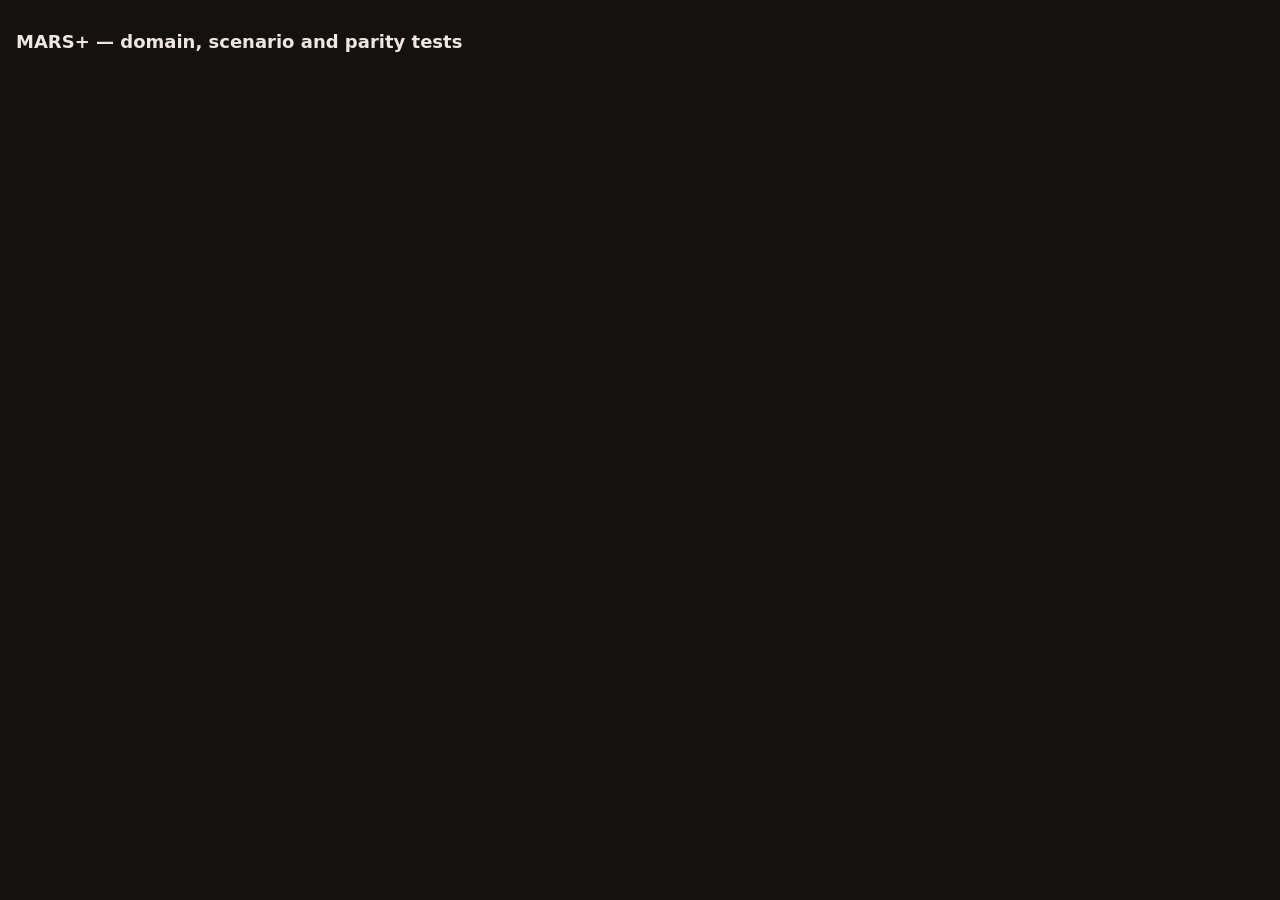
<file: tests/index.html>
<!doctype html>
<html lang="en">
<head>
<meta charset="utf-8">
<meta name="viewport" content="width=device-width, initial-scale=1">
<title>MARS+ tests</title>
<style>
  :root { color-scheme: dark; }
  body { margin: 0; padding: 16px; background: #14110f; color: #efe6e1; font: 14px/1.5 system-ui, sans-serif; }
  h1 { font-size: 18px; font-weight: 600; }
  ul { list-style: none; padding: 0; }
  li { padding: 4px 0; border-bottom: 1px solid #2c2522; }
  .ok { color: #7bd389; } .bad { color: #ff8a80; }
</style>
</head>
<body>
<h1>MARS+ — domain, scenario and parity tests</h1>
<div id="out"><p>Running…</p></div>
<script type="module">
  import { run } from './harness.js';
  import './domain.test.js';
  import './scenarios.test.js';
  import './parity.test.js';
  import './validity.test.js';
  import './ui.test.js';
  import './globe.test.js';
  import './fields.test.js';
  import './viewshed.test.js';
  import './emergency.test.js';
  import './map-points.test.js';
  import './route-extras.test.js';
  import './dust.test.js';
  import './criteria.test.js';
  import './session.test.js';
  import './assets.test.js';
  const out = document.getElementById('out');
  out.textContent = '';
  run(out);
</script>
</body>
</html>
</file>
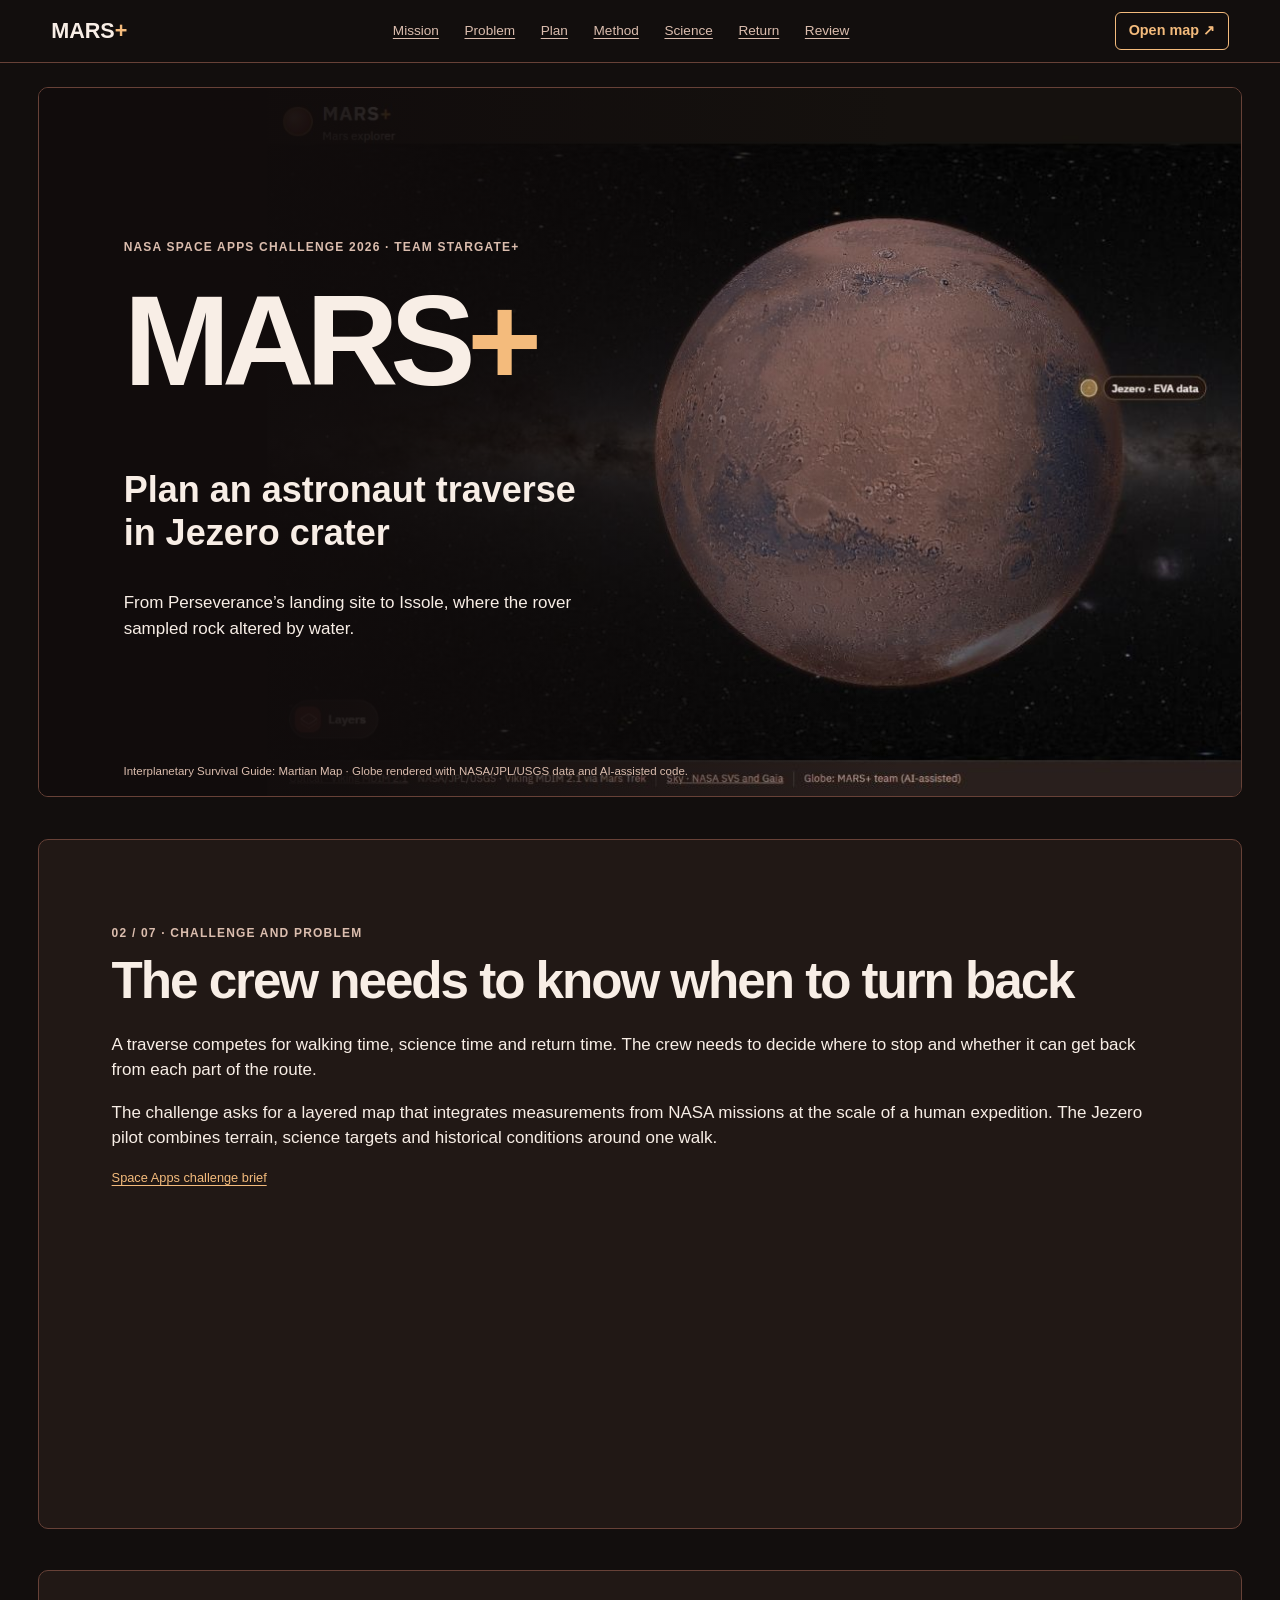
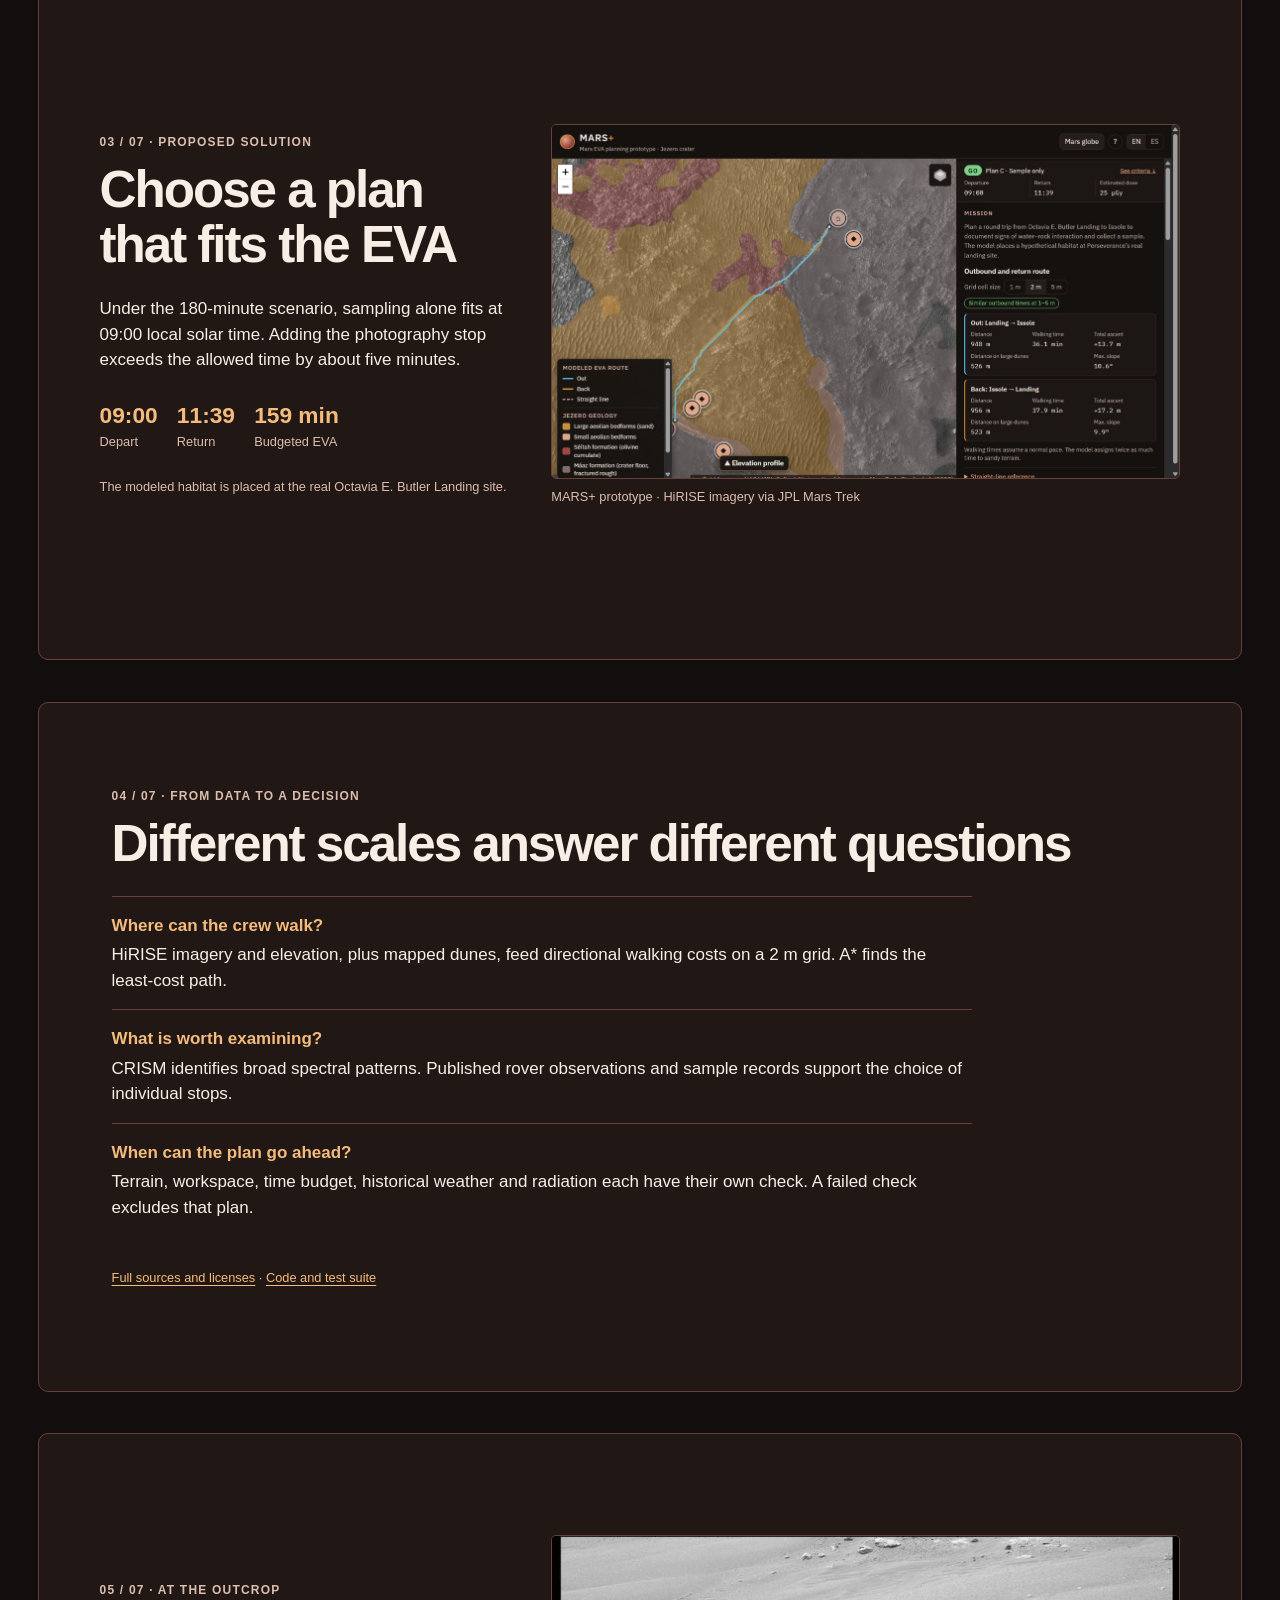
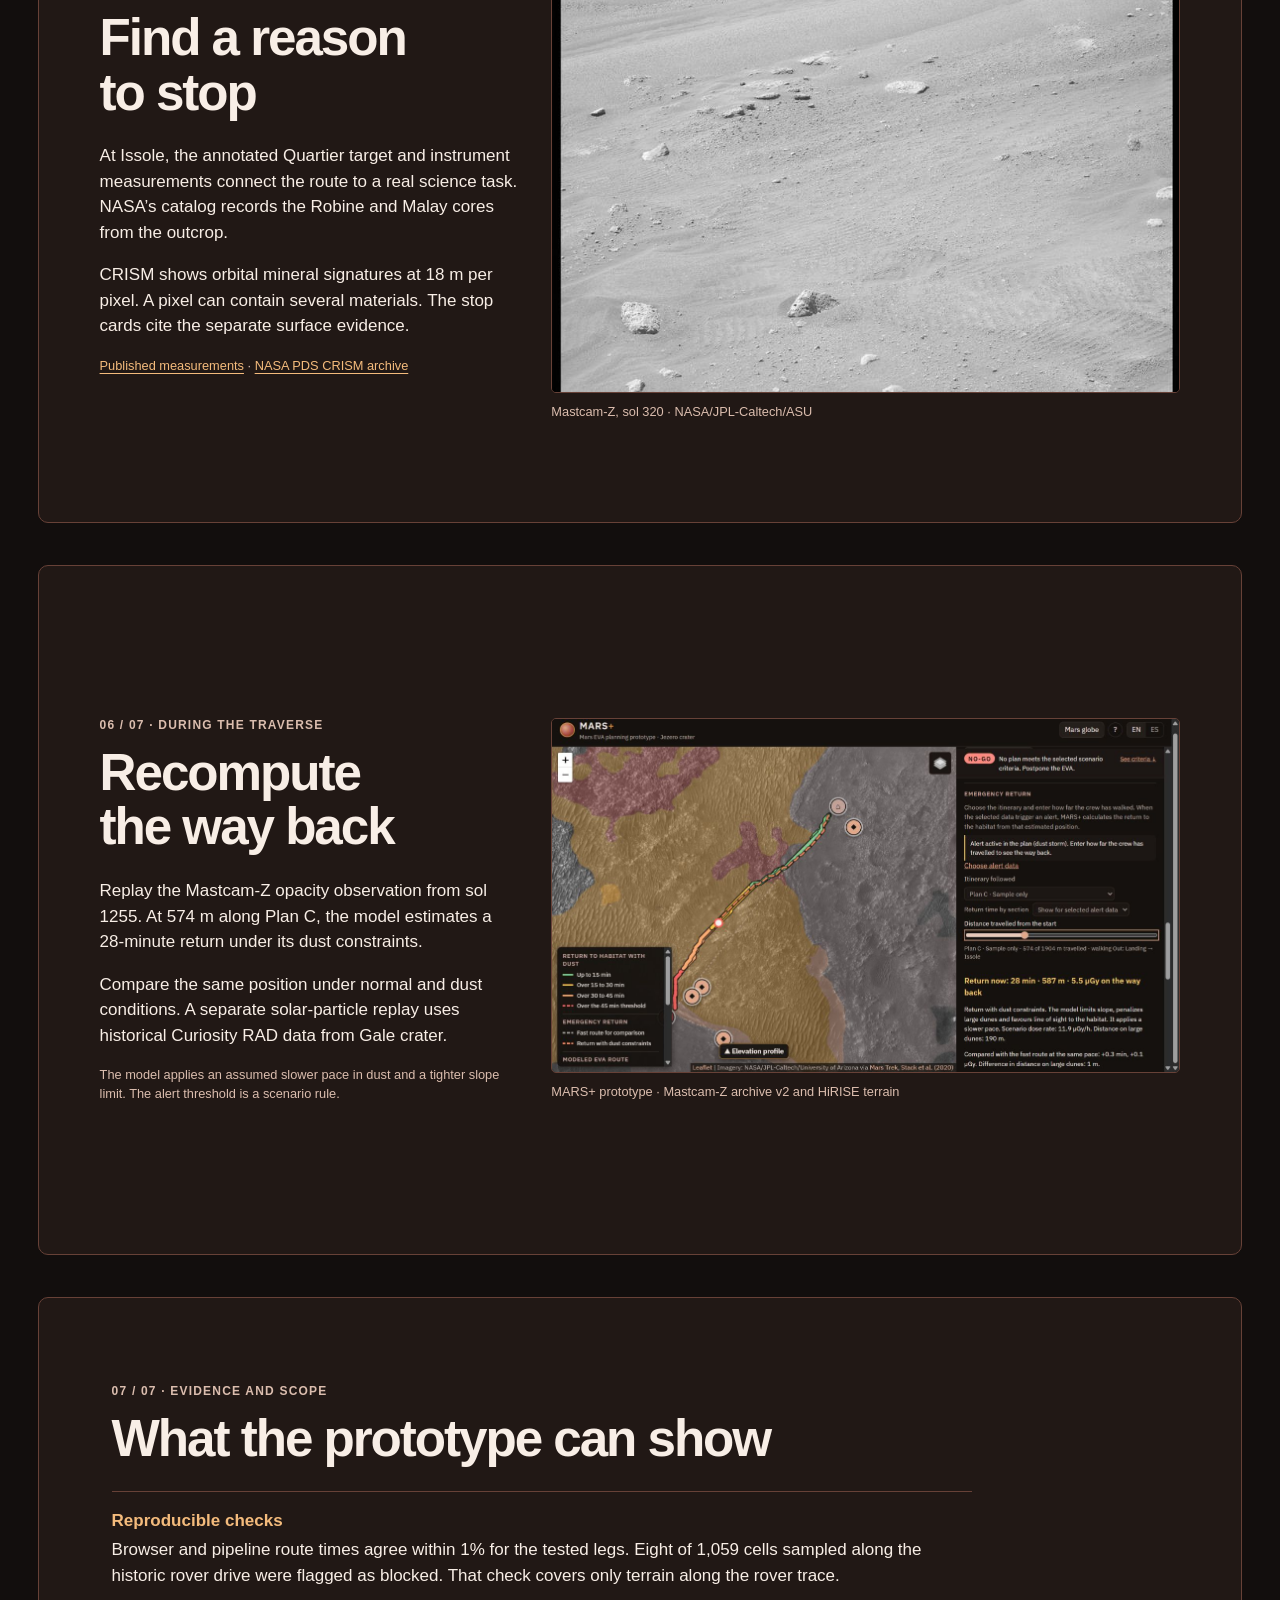
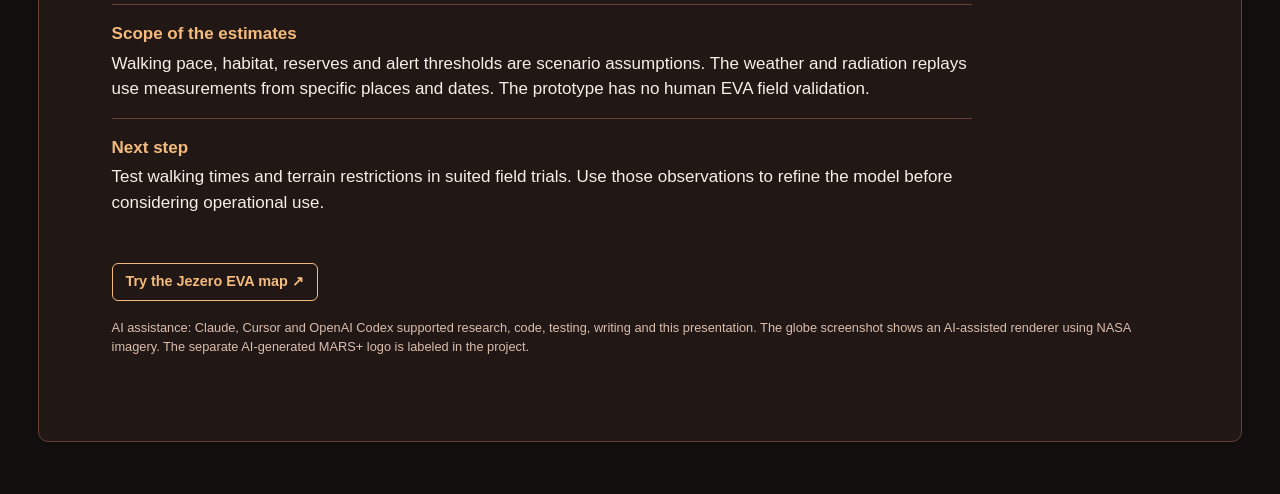
<file: app/demo/index.html>
<!doctype html>
<html lang="en">
<head>
  <meta charset="utf-8">
  <meta name="viewport" content="width=device-width, initial-scale=1">
  <meta name="description" content="Seven-slide public demonstration of MARS+, a Jezero astronaut traverse planning prototype.">
  <title>MARS+ · Jezero EVA demo</title>
  <link rel="stylesheet" href="./deck.css">
</head>
<body>
  <header class="deck-nav">
    <a class="brand" href="#mission">MARS<span>+</span></a>
    <nav aria-label="Demo slides">
      <a href="#mission">Mission</a><a href="#problem">Problem</a><a href="#plan">Plan</a><a href="#method">Method</a>
      <a href="#science">Science</a><a href="#return">Return</a><a href="#review">Review</a>
    </nav>
    <a class="action" href="../?view=local&amp;lang=en">Open map ↗</a>
  </header>
  <main>
    <section class="slide cover" id="mission" aria-labelledby="mission-title">
      <img src="mars-globe.png" alt="The MARS+ globe with the Jezero data footprint marked.">
      <div class="cover-copy">
        <p class="eyebrow">NASA Space Apps Challenge 2026 · Team Stargate+</p>
        <h1 id="mission-title">MARS<span>+</span></h1>
        <p class="subtitle">Plan an astronaut traverse in Jezero crater</p>
        <p>From Perseverance’s landing site to Issole, where the rover sampled rock altered by water.</p>
      </div>
      <footer>Interplanetary Survival Guide: Martian Map · Globe rendered with NASA/JPL/USGS data and AI-assisted code.</footer>
    </section>
    <section class="slide text-slide" id="problem" aria-labelledby="problem-title">
      <p class="eyebrow">02 / 07 · Challenge and problem</p>
      <h2 id="problem-title">The crew needs to know when to turn back</h2>
      <p>A traverse competes for walking time, science time and return time. The crew needs to decide where to stop and whether it can get back from each part of the route.</p>
      <p>The challenge asks for a layered map that integrates measurements from NASA missions at the scale of a human expedition. The Jezero pilot combines terrain, science targets and historical conditions around one walk.</p>
      <p class="small"><a href="https://www.spaceappschallenge.org/2026/challenges/interplanetary-survival-guide-martian-map/?tab=details">Space Apps challenge brief</a></p>
    </section>
    <section class="slide split" id="plan" aria-labelledby="plan-title">
      <div class="copy">
        <p class="eyebrow">03 / 07 · Proposed solution</p>
        <h2 id="plan-title">Choose a plan that fits the EVA</h2>
        <p>Under the 180-minute scenario, sampling alone fits at 09:00 local solar time. Adding the photography stop exceeds the allowed time by about five minutes.</p>
        <dl class="numbers"><div><dt>09:00</dt><dd>Depart</dd></div><div><dt>11:39</dt><dd>Return</dd></div><div><dt>159 min</dt><dd>Budgeted EVA</dd></div></dl>
        <p class="small">The modeled habitat is placed at the real Octavia E. Butler Landing site.</p>
      </div>
      <figure><img src="eva-plan.png" alt="Jezero route and the GO recommendation for Plan C, with an outbound route of 948 m."><figcaption>MARS+ prototype · HiRISE imagery via JPL Mars Trek</figcaption></figure>
    </section>
    <section class="slide text-slide" id="method" aria-labelledby="method-title">
      <p class="eyebrow">04 / 07 · From data to a decision</p>
      <h2 id="method-title">Different scales answer different questions</h2>
      <dl class="method">
        <div><dt>Where can the crew walk?</dt><dd>HiRISE imagery and elevation, plus mapped dunes, feed directional walking costs on a 2 m grid. A* finds the least-cost path.</dd></div>
        <div><dt>What is worth examining?</dt><dd>CRISM identifies broad spectral patterns. Published rover observations and sample records support the choice of individual stops.</dd></div>
        <div><dt>When can the plan go ahead?</dt><dd>Terrain, workspace, time budget, historical weather and radiation each have their own check. A failed check excludes that plan.</dd></div>
      </dl>
      <p class="small"><a href="https://github.com/gchushig3/Mars-plus/blob/main/ATTRIBUTION.md">Full sources and licenses</a> · <a href="https://github.com/gchushig3/Mars-plus">Code and test suite</a></p>
    </section>
    <section class="slide split" id="science" aria-labelledby="science-title">
      <div class="copy">
        <p class="eyebrow">05 / 07 · At the outcrop</p>
        <h2 id="science-title">Find a reason to stop</h2>
        <p>At Issole, the annotated Quartier target and instrument measurements connect the route to a real science task. NASA’s catalog records the Robine and Malay cores from the outcrop.</p>
        <p>CRISM shows orbital mineral signatures at 18 m per pixel. A pixel can contain several materials. The stop cards cite the separate surface evidence.</p>
        <p class="small"><a href="https://doi.org/10.1029/2022JE007474">Published measurements</a> · <a href="https://doi.org/10.17189/2bd6-cs64">NASA PDS CRISM archive</a></p>
      </div>
      <figure><img src="../assets/rover/issole-workspace-mastcamz-sol320.jpg" alt="Perseverance’s Mastcam-Z view of the Issole workspace on sol 320."><figcaption>Mastcam-Z, sol 320 · NASA/JPL-Caltech/ASU</figcaption></figure>
    </section>
    <section class="slide split" id="return" aria-labelledby="return-title">
      <div class="copy">
        <p class="eyebrow">06 / 07 · During the traverse</p>
        <h2 id="return-title">Recompute the way back</h2>
        <p>Replay the Mastcam-Z opacity observation from sol 1255. At 574 m along Plan C, the model estimates a 28-minute return under its dust constraints.</p>
        <p>Compare the same position under normal and dust conditions. A separate solar-particle replay uses historical Curiosity RAD data from Gale crater.</p>
        <p class="small">The model applies an assumed slower pace in dust and a tighter slope limit. The alert threshold is a scenario rule.</p>
      </div>
      <figure><img src="eva-return.png" alt="Colored return-time bands, the estimated astronaut position and the modeled return route during the dust replay."><figcaption>MARS+ prototype · Mastcam-Z archive v2 and HiRISE terrain</figcaption></figure>
    </section>
    <section class="slide text-slide" id="review" aria-labelledby="review-title">
      <p class="eyebrow">07 / 07 · Evidence and scope</p>
      <h2 id="review-title">What the prototype can show</h2>
      <dl class="method">
        <div><dt>Reproducible checks</dt><dd>Browser and pipeline route times agree within 1% for the tested legs. Eight of 1,059 cells sampled along the historic rover drive were flagged as blocked. That check covers only terrain along the rover trace.</dd></div>
        <div><dt>Scope of the estimates</dt><dd>Walking pace, habitat, reserves and alert thresholds are scenario assumptions. The weather and radiation replays use measurements from specific places and dates. The prototype has no human EVA field validation.</dd></div>
        <div><dt>Next step</dt><dd>Test walking times and terrain restrictions in suited field trials. Use those observations to refine the model before considering operational use.</dd></div>
      </dl>
      <p><a class="action" href="../?view=local&amp;lang=en">Try the Jezero EVA map ↗</a></p>
      <p class="small">AI assistance: Claude, Cursor and OpenAI Codex supported research, code, testing, writing and this presentation. The globe screenshot shows an AI-assisted renderer using NASA imagery. The separate AI-generated MARS+ logo is labeled in the project.</p>
    </section>
  </main>
</body>
</html>
</file>
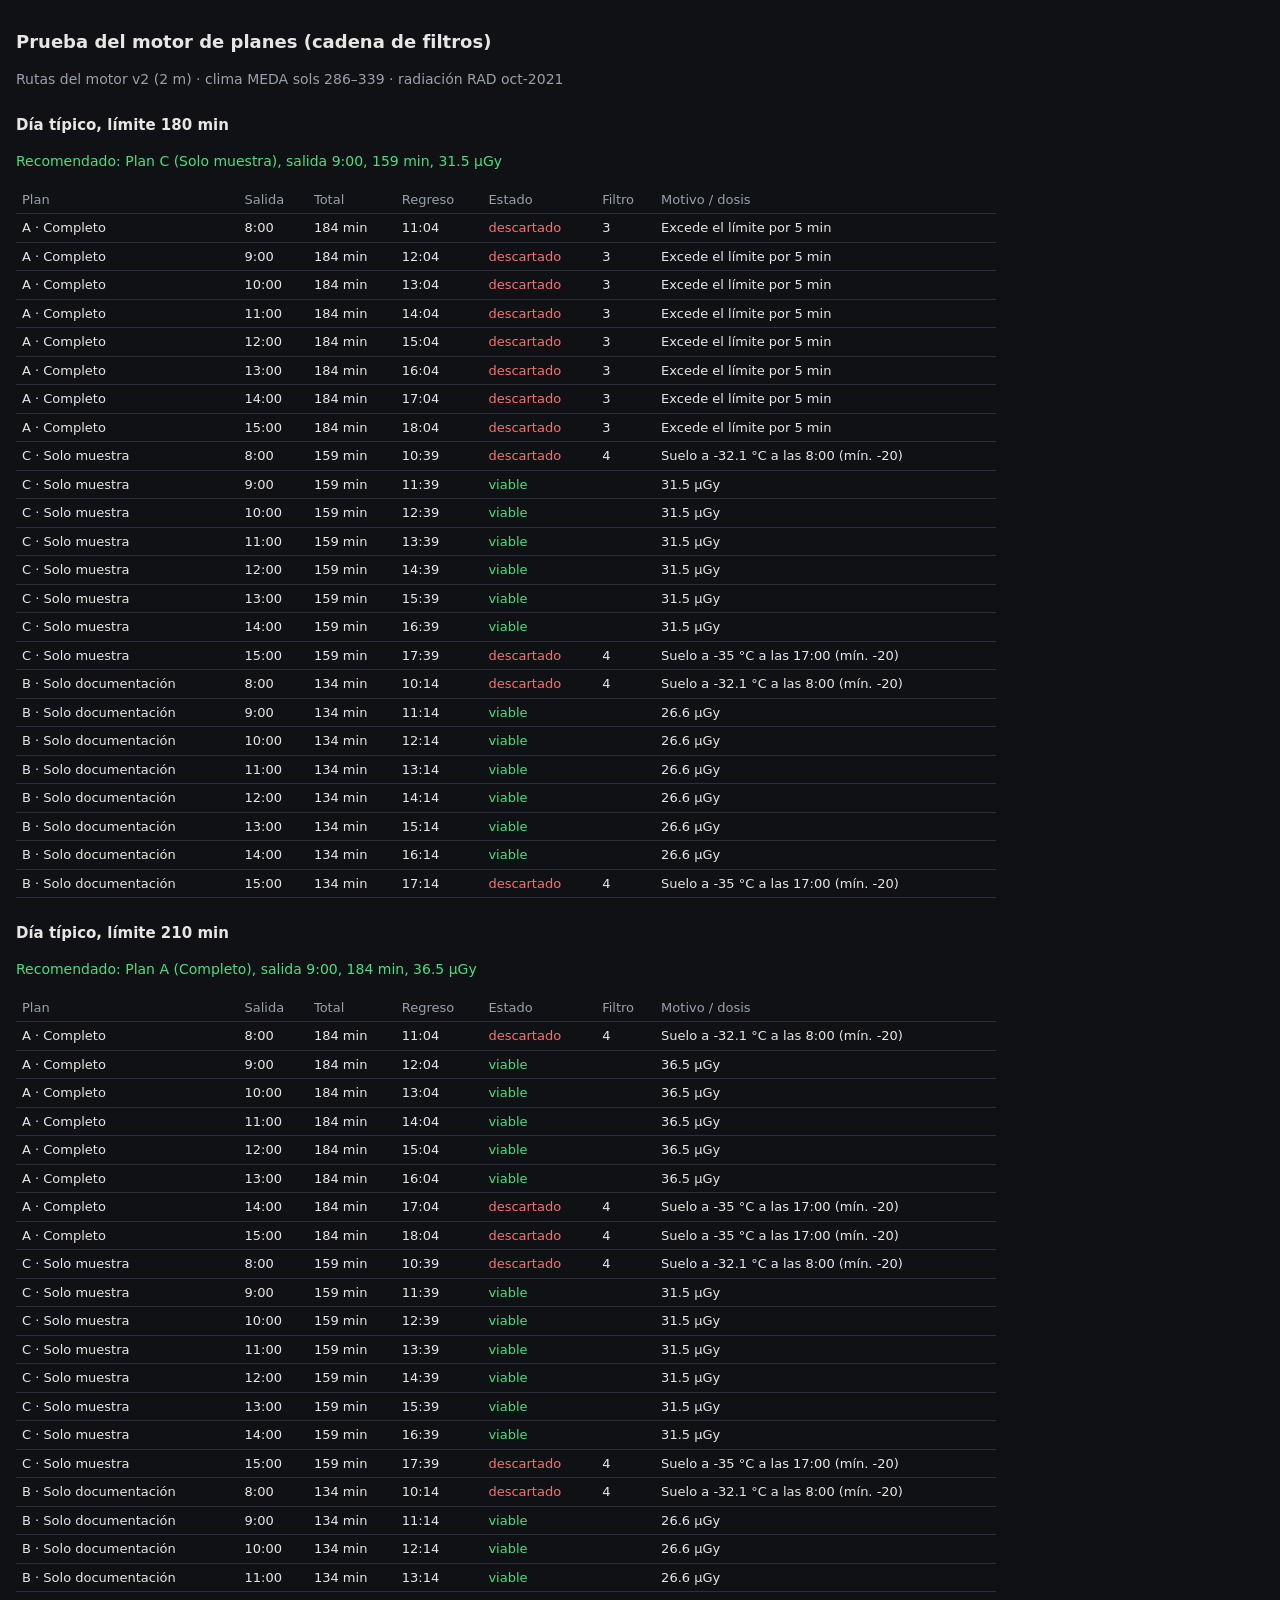
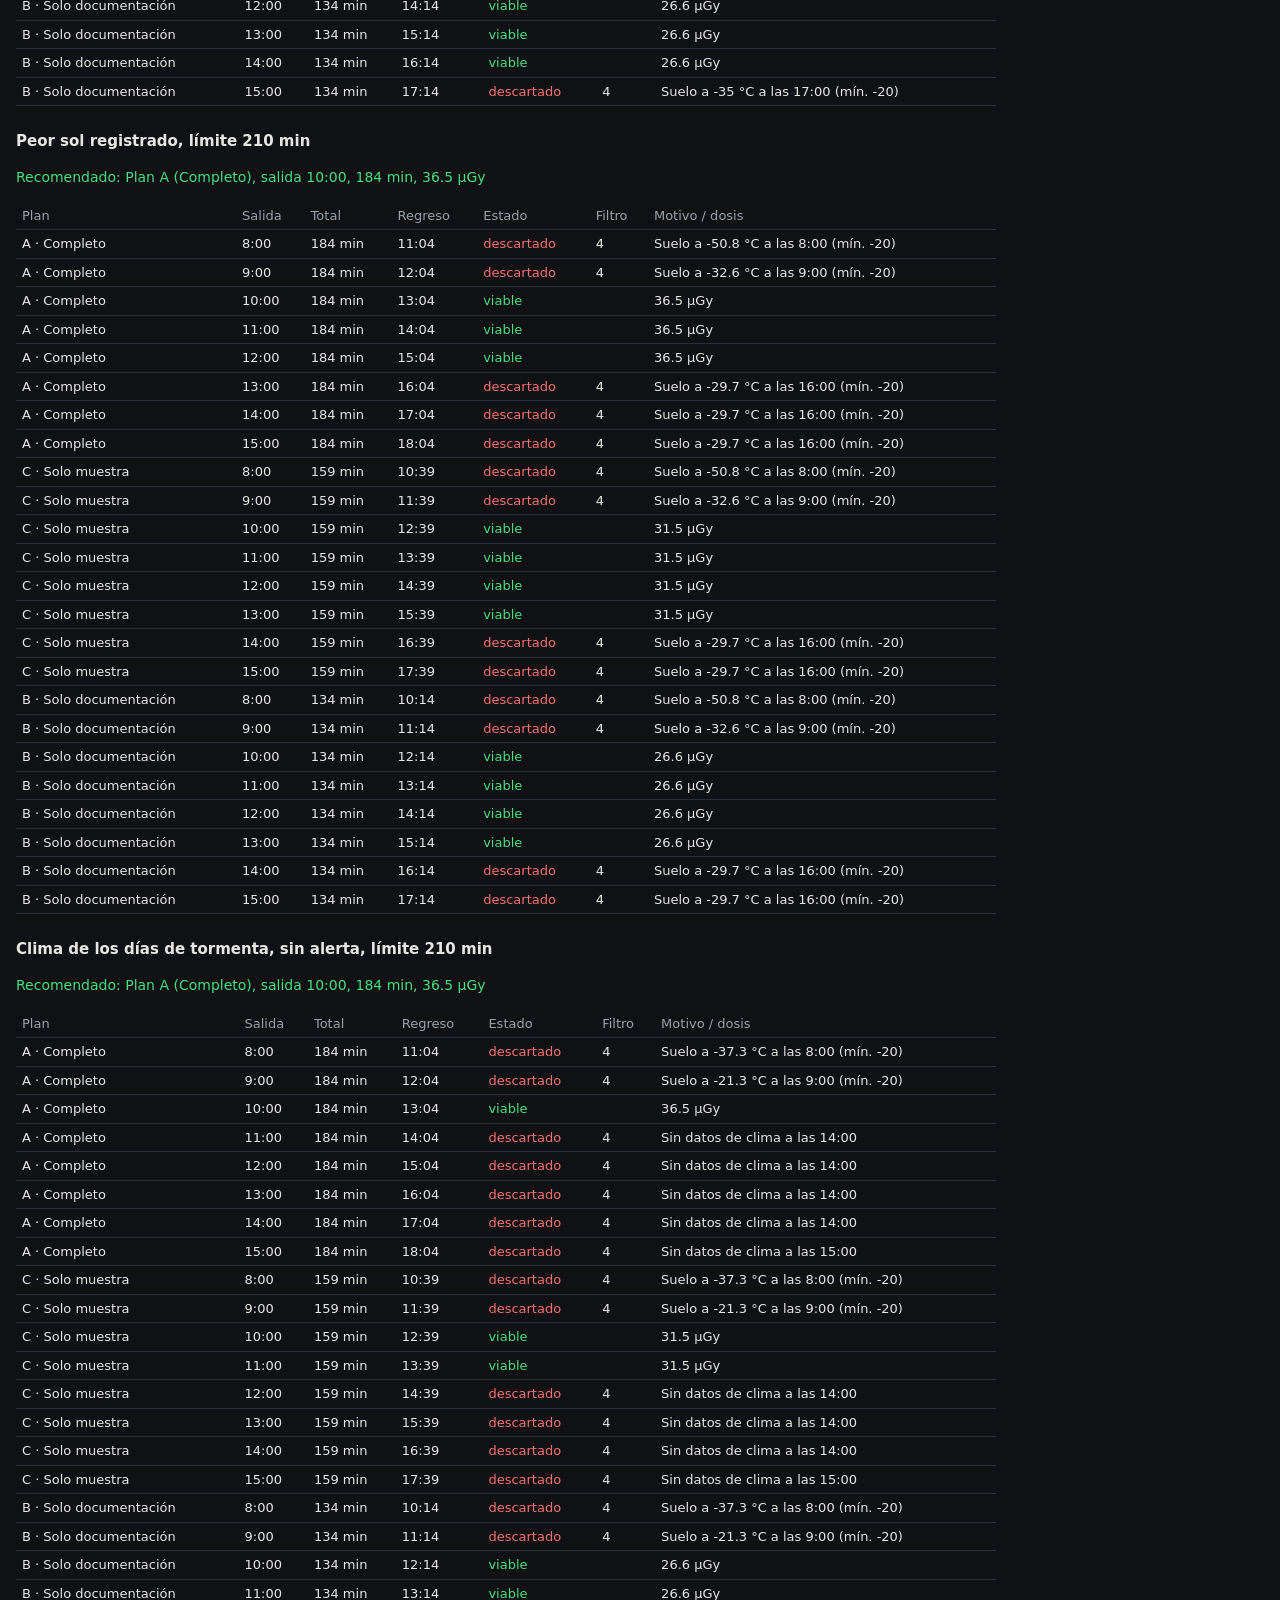
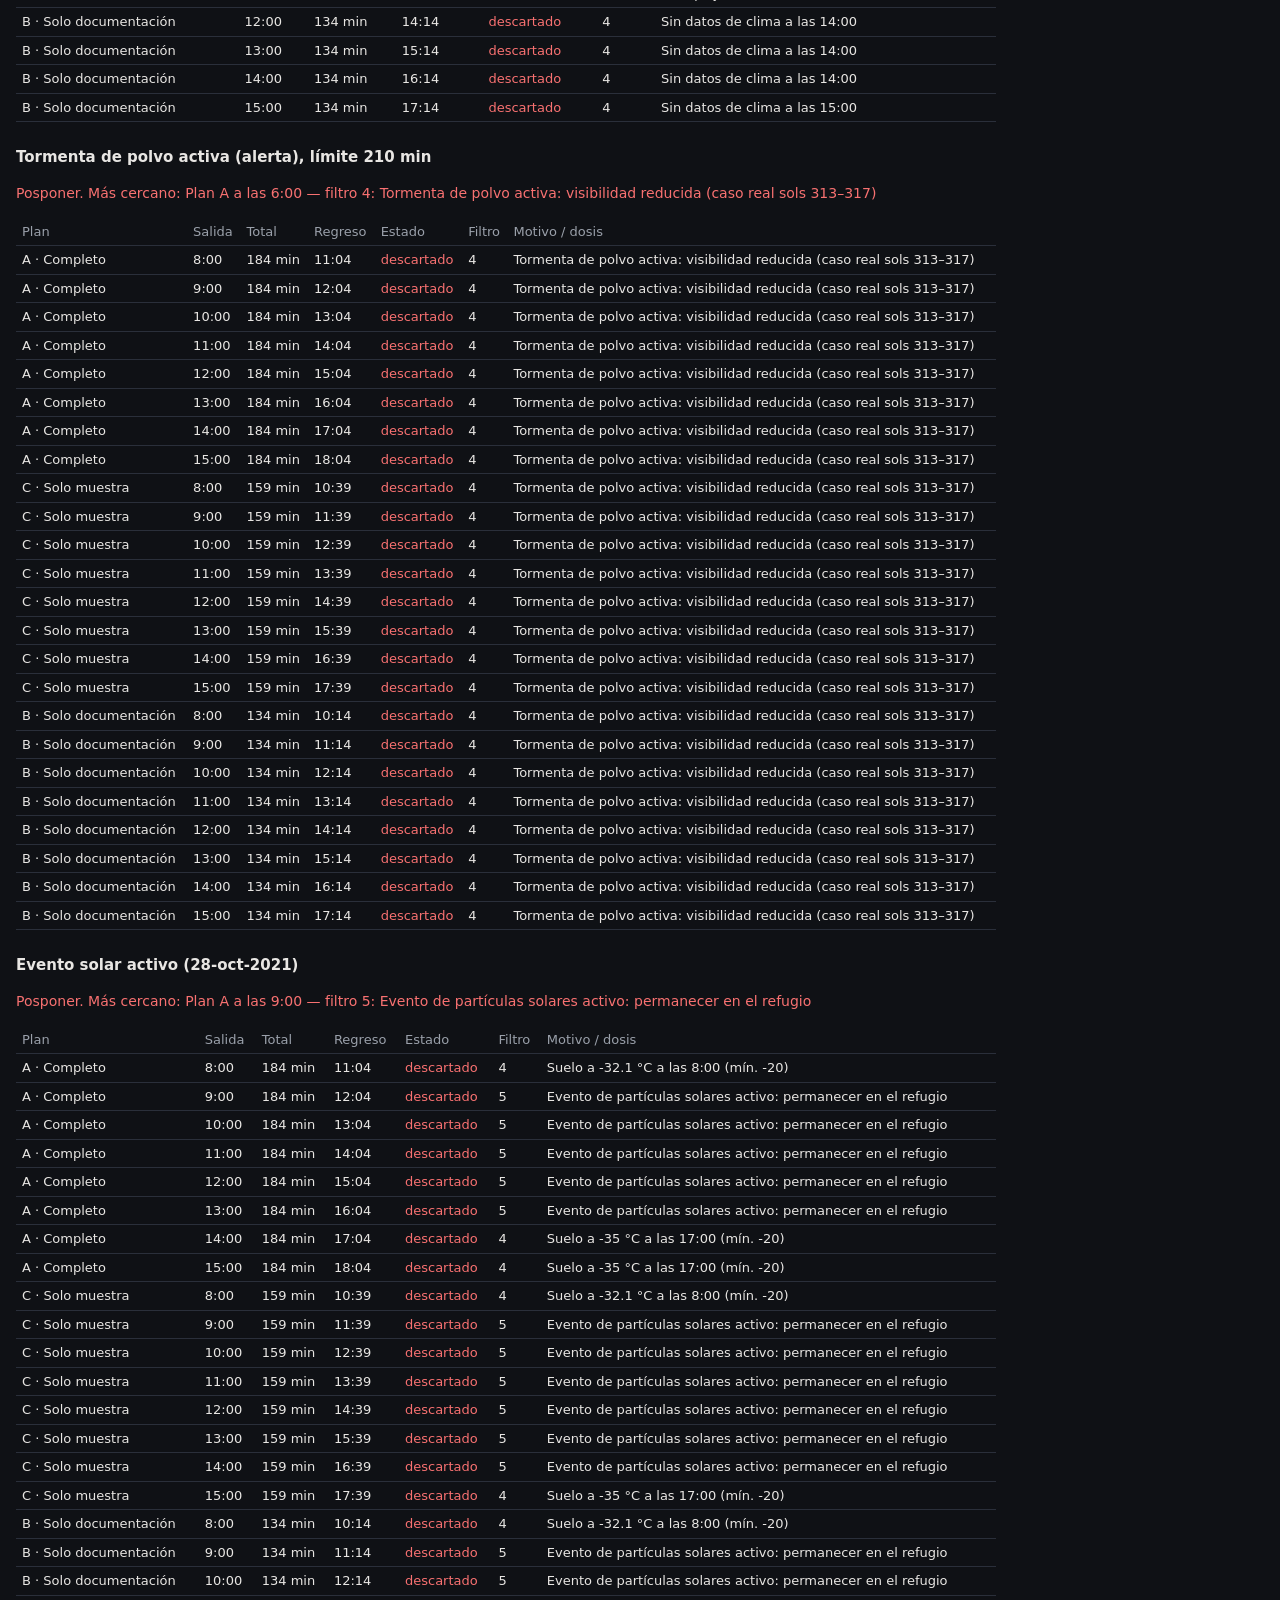
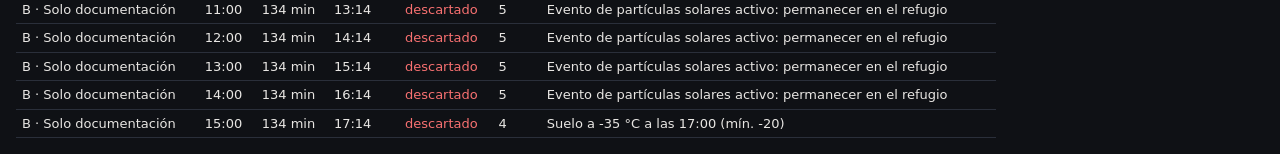
<file: web/prueba_motor.html>
<!doctype html>
<html lang="es">
<head>
<meta charset="utf-8">
<meta name="viewport" content="width=device-width, initial-scale=1">
<title>Prueba del motor de planes</title>
<style>
:root{--bg:#0f1115;--text:#e8e6e3;--muted:#9aa0aa;--line:#2a2f3a;--ok:#4ade80;--bad:#f87171}
body{margin:0;padding:16px;background:var(--bg);color:var(--text);font:14px/1.5 system-ui,sans-serif}
h1{font-size:18px} h2{font-size:15px;margin-top:24px}
table{border-collapse:collapse;width:100%;max-width:980px;font-size:13px}
td,th{border-bottom:1px solid var(--line);padding:4px 6px;text-align:left}
th{color:var(--muted);font-weight:500}
.ok{color:var(--ok)} .bad{color:var(--bad)} .muted{color:var(--muted)}
</style>
</head>
<body>
<h1>Prueba del motor de planes (cadena de filtros)</h1>
<p class="muted">Rutas del motor v2 (2 m) · clima MEDA sols 286–339 · radiación RAD oct-2021</p>
<div id="out"></div>
<script src="data/rutas_v2.js"></script>
<script src="data/meda_tipico.js"></script>
<script src="data/rad_oct2021.js"></script>
<script src="js/motor_planes.js"></script>
<script>
const D = { paradas: RUTAS_V2.paradas, meda: MEDA_TIPICO, rad: RAD_OCT2021 };
const casos = [
  ['Día típico, límite 180 min', {}],
  ['Día típico, límite 210 min', { limiteMin: 210 }],
  ['Peor sol registrado, límite 210 min', { limiteMin: 210, escenario: 'peor' }],
  ['Clima de los días de tormenta, sin alerta, límite 210 min', { limiteMin: 210, escenario: 'tormenta' }],
  ['Tormenta de polvo activa (alerta), límite 210 min', { limiteMin: 210, escenario: 'tormenta', alertaPolvo: true }],
  ['Evento solar activo (28-oct-2021)', { limiteMin: 210, eventoSolar: true }]
];
const hh = h => `${Math.floor(h)}:${String(Math.round((h % 1) * 60)).padStart(2, '0')}`;
let html = '';
window.RESULTADOS = {};
for (const [titulo, op] of casos) {
  const r = MotorPlanes.evaluar(D, op); window.RESULTADOS[titulo] = r;
  const rec = r.recomendado ? `<span class="ok">Recomendado: Plan ${r.recomendado.plan} (${r.recomendado.nombre}), salida ${r.recomendado.salida}:00, ${r.recomendado.total_min} min, ${r.recomendado.dosis_uGy} µGy</span>`
                            : `<span class="bad">Posponer. Más cercano: Plan ${r.cercano.plan} a las ${r.cercano.salida}:00 — filtro ${r.cercano.filtro}: ${r.cercano.motivo}</span>`;
  html += `<h2>${titulo}</h2><p>${rec}</p><table><tr><th>Plan</th><th>Salida</th><th>Total</th><th>Regreso</th><th>Estado</th><th>Filtro</th><th>Motivo / dosis</th></tr>`;
  for (const p of r.planes.filter(p => p.salida >= 8 && p.salida <= 15))
    html += `<tr><td>${p.plan} · ${p.nombre}</td><td>${p.salida}:00</td><td>${p.total_min ?? '—'} min</td><td>${p.regreso ? hh(p.regreso) : '—'}</td><td class="${p.estado === 'viable' ? 'ok' : 'bad'}">${p.estado}</td><td>${p.filtro ?? ''}</td><td>${p.motivo || (p.dosis_uGy + ' µGy')}</td></tr>`;
  html += '</table>';
}
document.getElementById('out').innerHTML = html;
</script>
</body>
</html>
</file>
<file: app/demo/deck.css>
:root { color-scheme: dark; --bg: #120e0d; --sheet: #211815; --ink: #f8eee6; --muted: #dbbdae; --accent: #f4bb7c; --line: #674137; }
* { box-sizing: border-box; }
html { scroll-behavior: smooth; scroll-padding-top: 5rem; }
body { margin: 0; background: var(--bg); color: var(--ink); font: 400 17px/1.5 'Segoe UI', sans-serif; }
a { color: var(--accent); text-underline-offset: .22em; }
a:focus-visible { outline: 2px solid var(--accent); outline-offset: 4px; }
.deck-nav { position: sticky; top: 0; z-index: 2; display: flex; flex-wrap: wrap; align-items: center; justify-content: space-between; gap: 12px; padding: 12px max(4vw, 18px); border-bottom: 1px solid var(--line); background: var(--bg); }
.brand { color: var(--ink); font-weight: 750; font-size: 1.35rem; text-decoration: none; }
.brand span, h1 span { color: var(--accent); }
nav { display: flex; flex-wrap: wrap; gap: clamp(8px, 2vw, 28px); }
nav a { color: var(--muted); font-size: .85rem; }
.action { display: inline-block; padding: .45rem .8rem; border: 1px solid var(--accent); border-radius: 6px; text-decoration: none; font-size: .9rem; font-weight: 650; }
main { display: grid; gap: 2.6rem; width: min(1320px, 94%); margin: 24px auto 52px; }
.slide { border: 1px solid var(--line); background: var(--sheet); min-height: clamp(490px, 55vw, 690px); border-radius: 10px; overflow: hidden; }
.cover { position: relative; isolation: isolate; display: grid; align-items: center; padding: 7%; background: #100c0c; min-height: clamp(510px, 56vw, 710px); }
.cover img { position: absolute; z-index: -2; inset: 0; width: 100%; height: 100%; object-fit: cover; object-position: left center; transform: translateX(19%); }
.cover::after { content: ''; z-index: -1; position: absolute; inset: 0; background: linear-gradient(90deg,#110c0c 7%,#110c0ce8 26%,#110c0c00 72%); }
.cover-copy { max-width: 29rem; }
.eyebrow, figcaption, footer { color: var(--muted); }
.eyebrow { text-transform: uppercase; letter-spacing: .10em; font-weight: 650; font-size: .75rem; }
h1,h2 { line-height: 1.07; margin: .14em 0 .45em; text-wrap: balance; }
h1 { font-size: clamp(4.6rem, 10vw, 9rem); letter-spacing: -.065em; }
h2 { font-size: clamp(2.2rem, 4vw, 4rem); font-weight: 650; letter-spacing: -.04em; }
.subtitle { font-size: clamp(1.45rem, 3vw, 2.25rem); line-height: 1.2; font-weight: 600; }
footer { position: absolute; bottom: 16px; left: 7%; right: 7%; font-size: .72rem; }
.split { display: grid; grid-template-columns: minmax(0, .9fr) minmax(0, 1.35fr); align-items: center; gap: 3%; padding: 5%; }
figure { margin: 0; }
figure img { display: block; width: 100%; border: 1px solid var(--line); border-radius: 5px; }
figcaption, .small { font-size: .8rem; color: var(--muted); margin-top: .55rem; }
.numbers { display: flex; gap: 1.2rem; flex-wrap: wrap; margin: 1.6rem 0; }
.numbers dt { color: var(--accent); font-size: 1.42rem; font-weight: 650; }
dd { margin: 0; }
.numbers dd { color: var(--muted); font-size: .8rem; }
.text-slide { padding: 6%; }
.method { margin: 1.5rem 0 2rem; max-width: 860px; }
.method > div { border-top: 1px solid var(--line); padding: 1rem 0; }
.method dt { color: var(--accent); font-weight: 650; margin-bottom: .25rem; }
@media(max-width:730px) {
  .deck-nav nav { order: 3; width: 100%; }
  .split { grid-template-columns: 1fr; gap: .75rem; padding: 6%; }
  .cover { align-items: end; padding-bottom: 56px; }
  .cover img { transform: none; object-position: 50% 30%; }
  .cover::after { background: linear-gradient(transparent 5%, #110c0cd6 56%, #110c0c); }
  main { gap: 1rem; }
}
@media(prefers-reduced-motion:reduce) { html { scroll-behavior: auto; } }
@media print {
  @page { size: A4 landscape; margin: 0; }
  * { print-color-adjust: exact; }
  .deck-nav { display: none; }
  main { display: block; width: auto; margin: 0; }
  .slide { break-after: page; min-height: 0; height: 210mm; border: 0; border-radius: 0; }
  .slide:last-child { break-after: auto; }
}
</file>
